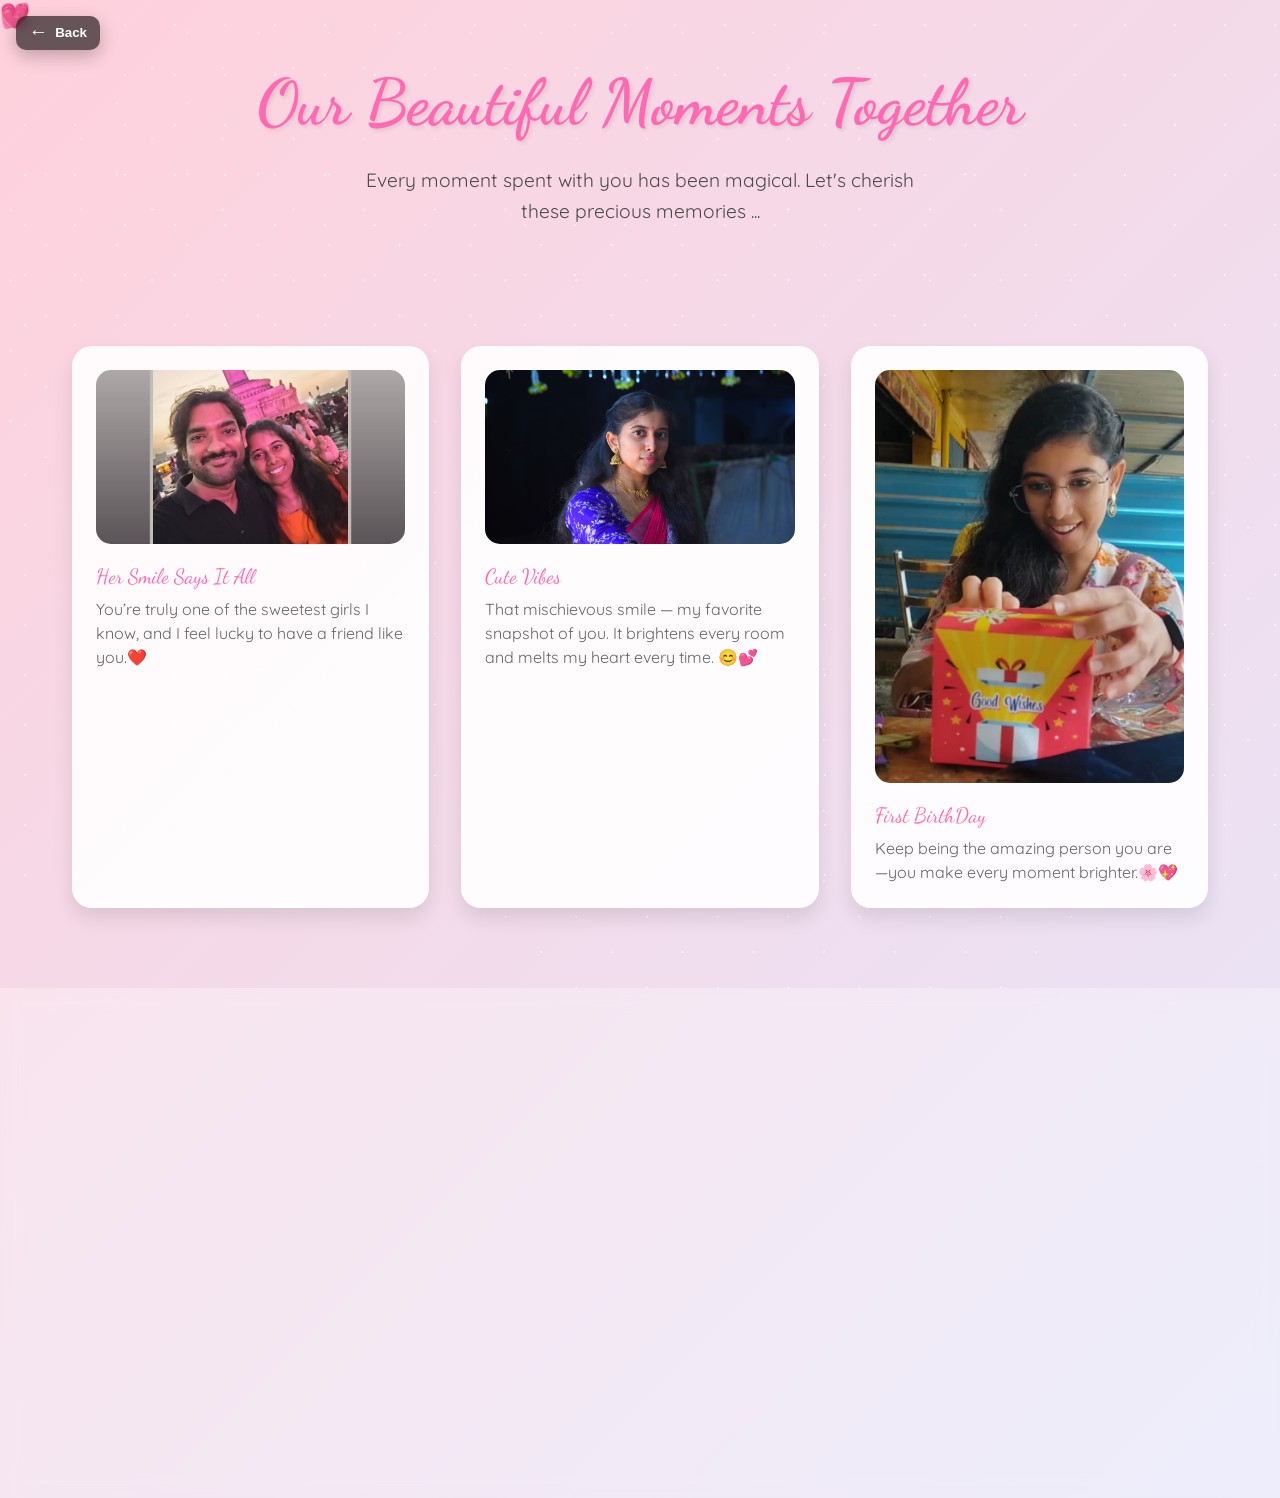
<file: last.html>
<!DOCTYPE html>
<html lang="en">

<head>
    <meta charset="UTF-8">
    <meta name="viewport" content="width=device-width, initial-scale=1.0">
    <title>Our Beautiful Memories ✨</title>
    <style>
        @import url('https://fonts.googleapis.com/css2?family=Dancing+Script:wght@700&family=Quicksand:wght@300;400;500;600&display=swap');

        * {
            margin: 0;
            padding: 0;
            box-sizing: border-box;
        }

        body {
            min-height: 100vh;
            background: linear-gradient(135deg,
                    #ffd1dc 0%,
                    #e6e6fa 25%,
                    #ffefd5 50%,
                    #e6e6fa 75%,
                    #ffd1dc 100%);
            background-size: 400% 400%;
            animation: gradientFlow 15s ease infinite;
            font-family: 'Quicksand', sans-serif;
            overflow-x: hidden;
            color: #4a4a4a;
        }

        @keyframes gradientFlow {
            0% {
                background-position: 0% 50%;
            }

            50% {
                background-position: 100% 50%;
            }

            100% {
                background-position: 0% 50%;
            }
        }

        /* Enhanced Sparkle Effect */
        .magic-sparkles {
            position: fixed;
            top: 0;
            left: 0;
            width: 100%;
            height: 100%;
            pointer-events: none;
            z-index: 1;
        }

        .sparkle {
            position: absolute;
            width: 6px;
            height: 6px;
            border-radius: 50%;
            background-color: white;
            animation: twinkle var(--duration, 4s) ease-in-out infinite;
            opacity: 0;
        }

        @keyframes twinkle {

            0%,
            100% {
                opacity: 0;
                transform: scale(0.5);
            }

            50% {
                opacity: 0.8;
                transform: scale(1);
            }
        }

        /* Generate 50 sparkles with different positions and animations */
        .magic-sparkles::before,
        .magic-sparkles::after {
            content: '';
            position: absolute;
            width: 100%;
            height: 100%;
            background-image: radial-gradient(circle, white 1px, transparent 1px);
            background-size: 50px 50px;
            animation: sparkleLayer 8s linear infinite;
            opacity: 0.5;
        }

        .magic-sparkles::after {
            animation-delay: -4s;
            transform: rotate(45deg);
        }

        @keyframes sparkleLayer {
            0% {
                transform: translateY(0);
            }

            100% {
                transform: translateY(-50px);
            }
        }

        /* Floating Hearts */
        .floating-hearts {
            position: fixed;
            width: 100%;
            height: 100%;
            pointer-events: none;
            z-index: 2;
        }

        .heart {
            position: absolute;
            font-size: 1.5rem;
            color: rgba(255, 105, 180, 0.6);
            animation: floatHeart var(--float-duration, 6s) ease-in-out infinite;
            animation-delay: var(--delay, 0s);
        }

        @keyframes floatHeart {
            0% {
                transform: translate(0, 100vh) rotate(0deg);
            }

            100% {
                transform: translate(var(--translate-x, 0), -100vh) rotate(360deg);
            }
        }

        /* Welcome Section */
        .welcome {
            text-align: center;
            padding: 4rem 2rem;
            position: relative;
            z-index: 3;
        }

        .welcome h1 {
            font-family: 'Dancing Script', cursive;
            font-size: 4rem;
            color: #ff69b4;
            text-shadow: 2px 2px 4px rgba(0, 0, 0, 0.1);
            animation: fadeInScale 2s ease;
        }

        .welcome p {
            font-size: 1.2rem;
            max-width: 600px;
            margin: 1.5rem auto;
            line-height: 1.6;
            animation: fadeIn 2s ease 0.5s both;
        }

        /* Enhanced Memory Cards */
        .memory-container {
            max-width: 1200px;
            margin: 0 auto;
            padding: 2rem;
            display: grid;
            grid-template-columns: repeat(auto-fit, minmax(300px, 1fr));
            gap: 2rem;
            z-index: 3;
            position: relative;
        }

        .memory-card {
            background: rgba(255, 255, 255, 0.9);
            border-radius: 20px;
            padding: 1.5rem;
            box-shadow: 0 10px 20px rgba(0, 0, 0, 0.1);
            transition: all 0.5s cubic-bezier(0.4, 0, 0.2, 1);
            position: relative;
            overflow: hidden;
        }

        .memory-card:hover {
            transform: translateY(-10px) scale(1.02);
            box-shadow: 0 15px 30px rgba(0, 0, 0, 0.15);
        }

        .memory-card::before {
            content: '';
            position: absolute;
            top: 0;
            left: 0;
            width: 100%;
            height: 100%;
            background: linear-gradient(45deg, transparent, rgba(255, 255, 255, 0.4), transparent);
            transform: translateX(-100%);
            transition: 0.5s;
        }

        .memory-card:hover::before {
            transform: translateX(100%);
        }

        .memory-img {
            width: 100%;
            /* Use aspect-ratio for consistent sizing across viewports */
            aspect-ratio: 16 / 9;
            height: auto;
            max-height: 360px;
            object-fit: cover;
            object-position: center center;
            border-radius: 15px;
            margin-bottom: 1rem;
            transition: transform 0.5s ease, height 0.3s ease;
        }

        /* Portrait variant for sequence image: taller crop and focus toward face */
        .memory-img.portrait {
            aspect-ratio: 3 / 4; /* portrait */
            max-height: 540px;
            object-position: center 30%; /* nudge upward to keep face visible */
            border-radius: 15px;
        }

        .memory-card:hover .memory-img {
            transform: scale(1.05);
        }

        /* Tighter size on small screens */
        @media (max-width: 480px) {
            .memory-img {
                max-height: 220px;
                aspect-ratio: 4 / 3;
            }

            .memory-img.portrait {
                max-height: 320px;
                aspect-ratio: 3 / 4;
                object-position: center 25%;
            }
        }

        .memory-date {
            font-family: 'Dancing Script', cursive;
            color: #ff69b4;
            font-size: 1.3rem;
            margin-bottom: 0.5rem;
        }

        .memory-caption {
            font-size: 1rem;
            line-height: 1.5;
            color: #666;
        }

        /* Final Message Section */
        .final-message {
            text-align: center;
            padding: 4rem 2rem;
            background: rgba(255, 255, 255, 0.3);
            backdrop-filter: blur(10px);
            margin-top: 3rem;
            position: relative;
            z-index: 3;
        }

        .final-message h2 {
            font-family: 'Dancing Script', cursive;
            font-size: 3rem;
            color: #ff69b4;
            margin-bottom: 2rem;
            animation: heartbeat 2s infinite;
        }

        @keyframes heartbeat {

            0%,
            100% {
                transform: scale(1);
            }

            50% {
                transform: scale(1.1);
            }
        }

        .final-message p {
            font-size: 1.2rem;
            max-width: 800px;
            margin: 0 auto 2rem;
            line-height: 1.8;
        }

        .goodbye-btn {
            display: inline-block;
            padding: 1rem 2rem;
            font-size: 1.2rem;
            background: linear-gradient(45deg, #ff69b4, #da70d6);
            color: white;
            border: none;
            border-radius: 50px;
            cursor: pointer;
            text-decoration: none;
            transition: all 0.3s ease;
            box-shadow: 0 5px 15px rgba(255, 105, 180, 0.4);
            animation: float 3s infinite ease-in-out;
        }

        .goodbye-btn:hover {
            transform: translateY(-5px);
            box-shadow: 0 8px 20px rgba(255, 105, 180, 0.6);
        }

        @keyframes float {

            0%,
            100% {
                transform: translateY(0);
            }

            50% {
                transform: translateY(-10px);
            }
        }

        /* Animations */
        @keyframes fadeInScale {
            0% {
                opacity: 0;
                transform: scale(0.8);
            }

            100% {
                opacity: 1;
                transform: scale(1);
            }
        }

        @keyframes fadeIn {
            0% {
                opacity: 0;
            }

            100% {
                opacity: 1;
            }
        }

        /* Generate Hearts */
        .js-generate-hearts {
            position: fixed;
            width: 100%;
            height: 100%;
            pointer-events: none;
            z-index: 2;
        }

        /* Custom Scrollbar */
        ::-webkit-scrollbar {
            width: 12px;
        }

        ::-webkit-scrollbar-track {
            background: rgba(255, 255, 255, 0.4);
        }

        ::-webkit-scrollbar-thumb {
            background: linear-gradient(45deg, #ff69b4, #da70d6);
            border-radius: 6px;
        }

        /* Responsive Design */
        @media (max-width: 768px) {
            .welcome h1 {
                font-size: 3rem;
            }

            .memory-container {
                grid-template-columns: 1fr;
            }

            .final-message h2 {
                font-size: 2.5rem;
            }
        }

        /* Go back button (top-left) */
        .go-back-btn {
            position: fixed;
            top: 16px;
            left: 16px;
            z-index: 100001;
            display: inline-flex;
            align-items: center;
            gap: 0.45rem;
            padding: 0.45rem 0.8rem;
            background: rgba(0,0,0,0.6);
            color: #fff;
            border: none;
            border-radius: 10px;
            font-weight: 600;
            cursor: pointer;
            box-shadow: 0 6px 18px rgba(0,0,0,0.25);
            backdrop-filter: blur(6px);
            white-space: nowrap;
        }

        .go-back-btn:hover { transform: translateY(-2px); }

        .go-back-btn .back-arrow {
            display: inline-block;
            font-size: 1.2rem;
            line-height: 1;
            color: #fff;
            transform: translateY(-1px);
            text-shadow: 0 2px 8px rgba(0,0,0,0.2);
        }

        @media (max-width: 480px) {
            .go-back-btn { top: 10px; left: 10px; padding: 0.4rem 0.6rem; }
        }
    </style>
</head>

<body>
    <button type="button" class="go-back-btn" aria-label="Go back"><span class="back-arrow" aria-hidden="true">←</span> Back</button>
    <audio id="index-music" src="./assets/happy-birthday-song.mp3" preload="auto" loop style="display:none"></audio>
    <div class="magic-sparkles"></div>
    <div class="floating-hearts">
        <!-- Hearts will be generated via CSS -->
        <div class="heart" style="--float-duration: 6s; --delay: 0s; --translate-x: 20px;">💝</div>
        <div class="heart" style="--float-duration: 8s; --delay: 1s; --translate-x: -30px;">💖</div>
        <div class="heart" style="--float-duration: 7s; --delay: 2s; --translate-x: 40px;">💗</div>
        <div class="heart" style="--float-duration: 9s; --delay: 3s; --translate-x: -20px;">💓</div>
        <div class="heart" style="--float-duration: 5s; --delay: 4s; --translate-x: 30px;">💕</div>
    </div>

    <section class="welcome">
        <h1>Our Beautiful Moments Together</h1>
        <p>Every moment spent with you has been magical. Let's cherish these precious memories ...</p>
    </section>

    <div class="memory-container">
        <div class="memory-card">
            <img src="assets/us2.jpeg" alt="First Date" class="memory-img">
            <div class="memory-date">Her Smile Says It All</div>
            <div class="memory-caption">You’re truly one of the sweetest girls I know, and I feel lucky to have a friend
                like you.❤️</div>
        </div>
        <div class="memory-card">
            <img src="assets/nose.jpeg" alt="Rude Day" class="memory-img">
            <div class="memory-date">Cute Vibes</div>
            <div class="memory-caption">That mischievous smile — my favorite snapshot of you. It brightens every room and melts my heart every time. 😊💕</div>
        </div>
        <div class="memory-card">
            <img src="assets/seq/1.jpeg" alt="Movie Night" class="memory-img portrait" data-frames="assets/seq/1.jpeg, assets/seq/2.jpeg, assets/seq/3.jpeg, assets/seq/4.jpeg, assets/seq/5.jpeg, assets/seq/6.jpeg, assets/seq/7.jpeg" data-interval="500" data-preload="true">
            <div class="memory-date">First BirthDay</div>
            <div class="memory-caption">Keep being the amazing person you are—you make every moment brighter.🌸💖</div>
        </div>

    </div>

    <section class="final-message">
        <h2>Thank You for the Memories</h2>
        <p>Every laugh, every chat, and every moment we’ve shared has been truly special.💫<br>
            I’m so grateful for the bond we have, and for the positivity you always bring into my life.<br>
            On your birthday, I just wish for endless happiness, love, and success to come your way.🌸</p>
        <p>You deserve all the joy in the world—keep shining and spreading your beautiful energy.✨</p>
        <a href="#" class="goodbye-btn">Until We Meet Again 💝</a>
    </section>

    <script>
        (function(){
            // Cycle images for any .memory-img that has a data-frames attribute (comma-separated URLs)
            const cycleImgs = document.querySelectorAll('.memory-img[data-frames]');
            cycleImgs.forEach(img => {
                const frames = img.dataset.frames.split(',').map(s => s.trim()).filter(Boolean);
                if (frames.length <= 1) return; // nothing to animate

                const interval = Math.max(40, parseInt(img.dataset.interval) || 200); // ms, min 40ms
                const preload = img.dataset.preload !== 'false';

                // Preload frames to avoid flicker
                if (preload) frames.forEach(src => { const i = new Image(); i.src = src; });

                let current = 0;
                img.src = frames[0];

                // Avoid creating multiple timers if script runs twice
                if (img._seqTimer) return;

                // Use setInterval for simplicity; on very slow devices the minimum is clamped above
                img._seqTimer = setInterval(() => {
                    current = (current + 1) % frames.length;
                    img.src = frames[current];
                }, interval);

                // Clean up when element is removed
                const obs = new MutationObserver(() => {
                    if (!document.body.contains(img)) {
                        clearInterval(img._seqTimer);
                        obs.disconnect();
                    }
                });
                obs.observe(document.body, { childList: true, subtree: true });
            });
        })();

        // Play churail.opus when the goodbye button is clicked
        (function(){
            const btn = document.querySelector('.goodbye-btn');
            if (!btn) return;

            // Try to use an existing audio file; fall back gracefully if not available
            const sources = [
                'assets/churail.opus',
                'assets/churail.mp3'
            ];

            let audio = null;
            function initAudio() {
                for (const src of sources) {
                    try {
                        const a = new Audio(src);
                        a.preload = 'auto';
                        // Quick test: set src and let browser decide if playable
                        audio = a;
                        return;
                    } catch (e) {
                        // continue
                    }
                }
            }

            initAudio();

            btn.addEventListener('click', function(e){
                // allow default anchor behavior to be prevented
                e.preventDefault();
                if (!audio) {
                    initAudio();
                    if (!audio) {
                        console.warn('No audio source found for goodbye button.');
                        return;
                    }
                }
                audio.volume = 0.8;
                // Some browsers require a user gesture — click is a user gesture so should play
                audio.currentTime = 0;
                const p = audio.play();
                if (p && p.catch) p.catch(err => console.warn('Playback failed:', err));

                // small pulse effect on button to show feedback
                btn.style.transition = 'transform 0.18s ease';
                btn.style.transform = 'scale(1.06)';
                setTimeout(()=> btn.style.transform = '', 180);
            });
        })();
    </script>

    <script>
        (function(){
            // Background music shared with other pages (keeps in flow with cause page)
            const bgSources = ['assets/happy-birthday-song.mp3', 'assets/happy-birthday-song.ogg'];
            let bgAudio = null;

            function initBgAudio(){
                if (bgAudio) return;

                // Prefer an existing <audio id="index-music"> element if present
                const existingEl = document.getElementById('index-music');
                if (existingEl) {
                    bgAudio = existingEl;
                    try { bgAudio.loop = true; bgAudio.preload = 'auto'; bgAudio.volume = 0.10; } catch(e){}
                    try { window.bgAudio = bgAudio; } catch(e){}

                    const savedTime = parseFloat(localStorage.getItem('bgSongTime') || '0');
                    const wasPlaying = localStorage.getItem('bgSongPlaying') === 'true';
                    if (!isNaN(savedTime) && savedTime > 0) {
                        bgAudio.addEventListener('loadedmetadata', () => {
                            try { bgAudio.currentTime = Math.min(savedTime, bgAudio.duration || savedTime); } catch(e){}
                        });
                    }
                    bgAudio.addEventListener('canplaythrough', () => {
                        try { if (wasPlaying) bgAudio.play().catch(()=>{}); } catch(e){}
                    });

                    // keep localStorage in sync
                    setInterval(()=>{
                        try {
                            localStorage.setItem('bgSongTime', String(bgAudio.currentTime || 0));
                            localStorage.setItem('bgSongPlaying', String(!bgAudio.paused));
                        } catch(e){}
                    }, 1000);

                    return;
                }

                for (const s of bgSources){
                    try {
                        const a = new Audio(s);
                        a.loop = true;
                        a.preload = 'auto';
                        a.volume = 0.10; // match earlier pages (10%)
                        bgAudio = a;
                        try { window.bgAudio = bgAudio; } catch(e){}
                        break;
                    } catch(e) { continue; }
                }
                if (!bgAudio) return;

                // restore playback state/time if present
                const savedTime = parseFloat(localStorage.getItem('bgSongTime')) || 0;
                const wasPlaying = localStorage.getItem('bgSongPlaying') === 'true';

                bgAudio.addEventListener('canplaythrough', () => {
                    try { if (savedTime && bgAudio.duration) bgAudio.currentTime = Math.min(savedTime, bgAudio.duration - 0.05); }
                    catch(e) {}
                    if (wasPlaying) {
                        bgAudio.play().catch(()=>{});
                    }
                });

                // keep localStorage in sync
                setInterval(()=>{
                    try {
                        localStorage.setItem('bgSongTime', String(bgAudio.currentTime || 0));
                        localStorage.setItem('bgSongPlaying', String(!bgAudio.paused));
                    } catch(e){}
                }, 1000);
            }

            initBgAudio();

            // Go-back button stops the song and navigates back to cause page
            const backBtn = document.querySelector('.go-back-btn');
            if (backBtn){
                backBtn.addEventListener('click', (e)=>{
                    e.preventDefault();
                    try {
                        // Save current playback time and mark as playing so destination page can resume
                        if (bgAudio){
                            try { localStorage.setItem('bgSongTime', String(bgAudio.currentTime || 0)); } catch(e){}
                            try { localStorage.setItem('bgSongPlaying', 'true'); } catch(e){}
                        } else {
                            // fallback: take first audio element on page
                            const a = document.querySelector('audio');
                            if (a) {
                                try { localStorage.setItem('bgSongTime', String(a.currentTime || 0)); } catch(e){}
                                try { localStorage.setItem('bgSongPlaying', String(!a.paused)); } catch(e){}
                            }
                        }
                    } catch(err){}

                    // perform a smooth transition back to cause.html while keeping music state
                    try {
                        sessionStorage.setItem('pageTransition', 'to-cause');
                        let overlay = document.querySelector('.page-overlay');
                        if (!overlay) { overlay = document.createElement('div'); overlay.className = 'page-overlay'; document.body.appendChild(overlay); }
                        gsap.set(overlay, { xPercent: 100, force3D: true });
                        gsap.to(overlay, { xPercent: 0, duration: 0.8, ease: 'power3.inOut', force3D: true, onComplete: () => { window.location.href = 'cause.html'; }});
                    } catch(e) {
                        // fallback navigation
                        window.location.href = 'cause.html';
                    }
                });
            }
        })();
    </script>
</body>

</html>
</file>
